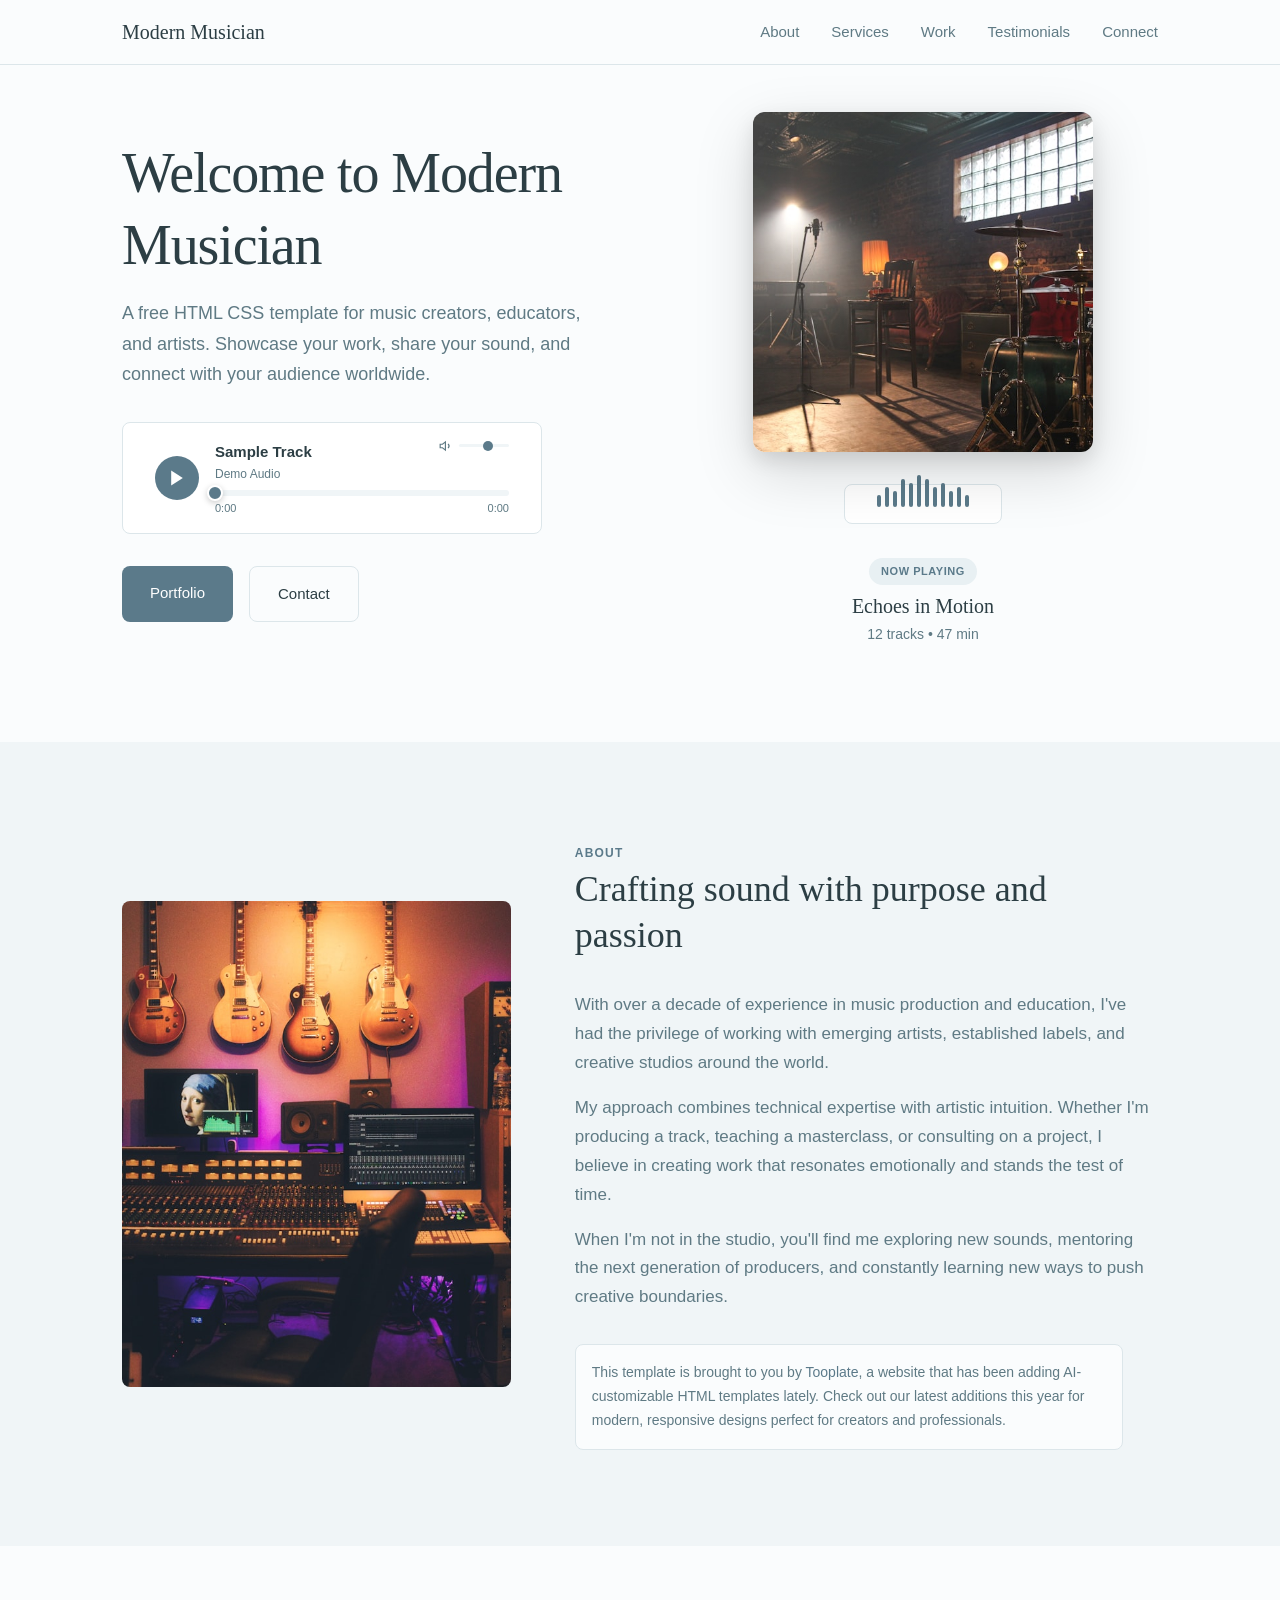
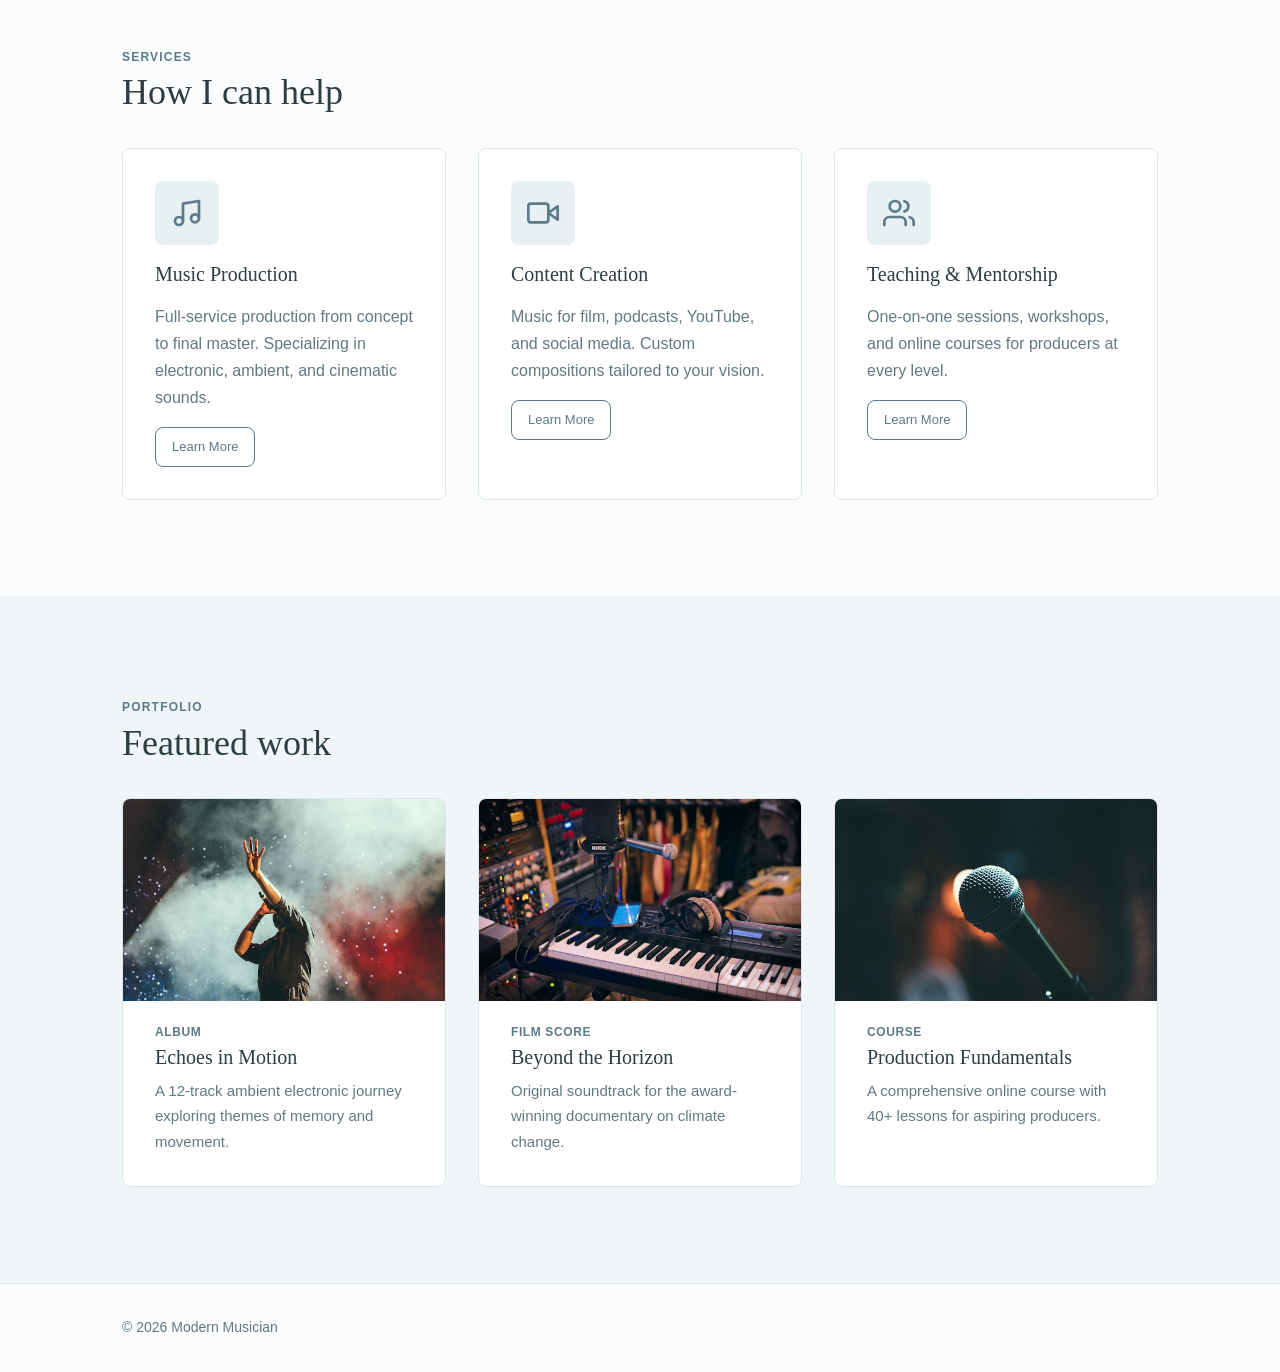
<file: Modern_musician/index.html>
<!DOCTYPE html>
<html lang="en">

<head>
    <meta charset="UTF-8">
    <meta name="viewport" content="width=device-width, initial-scale=1.0">
    <meta name="description" content="Personal brand website for music creators, teachers, and freelancers">
    <title>Modern</title>
    <link rel="stylesheet" href="musician-style.css">
</head>

<body>
    <!-- Header -->
    <header class="header">
        <div class="container header-inner">
            <a href="#" class="logo">Modern Musician</a>
            <button class="nav-toggle" aria-label="Toggle navigation" aria-expanded="false">
                <span></span>
                <span></span>
                <span></span>
            </button>
            <nav class="nav" id="nav">
                <ul class="nav-list">
                    <li><a href="#about" class="nav-link">About</a></li>
                    <li><a href="#services" class="nav-link">Services</a></li>
                    <li><a href="#work" class="nav-link">Work</a></li>
                    <li><a href="#testimonials" class="nav-link">Testimonials</a></li>
                    <li><a href="#contact" class="nav-link">Connect</a></li>
                </ul>
            </nav>
        </div>
    </header>

    <!-- Hero Section -->
    <section class="hero" id="hero">
        <div class="container">
            <div class="hero-grid">
                <div class="hero-content">
                    <h1>Welcome to Modern Musician</h1>
                    <p class="hero-description">A free HTML CSS template for music creators, educators, and artists.
                        Showcase your work, share your sound, and connect with your audience worldwide.</p>

                    <!-- Audio Player -->
                    <div class="audio-player" id="audioPlayer">
                        <button class="audio-play-btn" id="playBtn" aria-label="Play">
                            <svg class="icon-play" width="20" height="20" viewBox="0 0 24 24" fill="currentColor">
                                <polygon points="5 3 19 12 5 21 5 3" />
                            </svg>
                            <svg class="icon-pause" width="20" height="20" viewBox="0 0 24 24" fill="currentColor"
                                style="display: none;">
                                <rect x="6" y="4" width="4" height="16" />
                                <rect x="14" y="4" width="4" height="16" />
                            </svg>
                        </button>
                        <div class="audio-info">
                            <div class="audio-track-row">
                                <div class="audio-track-info">
                                    <span class="audio-title">Sample Track</span>
                                    <span class="audio-artist">Demo Audio</span>
                                </div>
                                <div class="volume-control">
                                    <svg class="volume-icon" width="14" height="14" viewBox="0 0 24 24" fill="none"
                                        stroke="currentColor" stroke-width="2">
                                        <polygon points="11 5 6 9 2 9 2 15 6 15 11 19 11 5" />
                                        <path d="M15.54 8.46a5 5 0 0 1 0 7.07" />
                                    </svg>
                                    <input type="range" id="volumeSlider" class="volume-slider" min="0" max="100"
                                        value="60">
                                </div>
                            </div>
                            <div class="audio-progress-wrap">
                                <div class="audio-progress-bar" id="progressBar">
                                    <div class="audio-progress-bg"></div>
                                    <div class="audio-progress" id="progress"></div>
                                    <div class="audio-progress-handle" id="progressHandle"></div>
                                </div>
                                <div class="audio-time">
                                    <span id="currentTime">0:00</span>
                                    <span id="duration">0:00</span>
                                </div>
                            </div>
                        </div>
                        <audio id="audio" preload="auto">
                            <source
                                src="https://upload.wikimedia.org/wikipedia/commons/6/6e/Micronesia_National_Anthem.ogg"
                                type="audio/ogg">
                            <!-- Replace with your own audio file: <source src="your-track.mp3" type="audio/mpeg"> -->
                        </audio>
                    </div>

                    <div class="btn-group">
                        <a href="#work" class="btn btn-primary">Portfolio</a>
                        <a href="#contact" class="btn btn-secondary">Contact</a>
                    </div>
                </div>

                <!-- Hero Visual -->
                <div class="hero-visual">
                    <div class="album-showcase">
                        <div class="album-cover">
                            <img src="images/musician-image-01.jpg" alt="Echoes in Motion album cover">
                            <div class="album-reflection"></div>
                        </div>
                        <div class="audio-visualizer" id="visualizer">
                            <span class="bar"></span>
                            <span class="bar"></span>
                            <span class="bar"></span>
                            <span class="bar"></span>
                            <span class="bar"></span>
                            <span class="bar"></span>
                            <span class="bar"></span>
                            <span class="bar"></span>
                            <span class="bar"></span>
                            <span class="bar"></span>
                            <span class="bar"></span>
                            <span class="bar"></span>
                        </div>
                        <div class="album-info-card">
                            <span class="album-badge">Now Playing</span>
                            <h3>Echoes in Motion</h3>
                            <p>12 tracks • 47 min</p>
                        </div>
                    </div>
                </div>
            </div>
        </div>
    </section>

    <!-- About Section -->
    <section class="about" id="about">
        <div class="container">
            <div class="about-grid">
                <div class="about-image">
                    <!-- Replace with your image -->
                    <img src="images/musician-image-02.jpg" alt="Modern Musician portrait">
                </div>
                <div class="about-text">
                    <span class="section-label">About</span>
                    <h2>Crafting sound with purpose and passion</h2>
                    <p>With over a decade of experience in music production and education, I've had the privilege of
                        working with emerging artists, established labels, and creative studios around the world.</p>
                    <p>My approach combines technical expertise with artistic intuition. Whether I'm producing a track,
                        teaching a masterclass, or consulting on a project, I believe in creating work that resonates
                        emotionally and stands the test of time.</p>
                    <p>When I'm not in the studio, you'll find me exploring new sounds, mentoring the next generation of
                        producers, and constantly learning new ways to push creative boundaries.</p>
                    <p class="about-note">This template is brought to you by <a href="about-tooplate.html">Tooplate</a>,
                        a website that has been adding AI-customizable HTML templates lately. Check out our latest
                        additions this year for modern, responsive designs perfect for creators and professionals.</p>
                </div>
            </div>
        </div>
    </section>

    <!-- Services Section -->
    <section class="services" id="services">
        <div class="container">
            <span class="section-label">Services</span>
            <h2>How I can help</h2>
            <div class="services-grid">
                <article class="service-card">
                    <div class="service-icon">
                        <svg width="24" height="24" viewBox="0 0 24 24" fill="none" stroke="currentColor"
                            stroke-width="2" stroke-linecap="round" stroke-linejoin="round">
                            <path d="M9 18V5l12-2v13" />
                            <circle cx="6" cy="18" r="3" />
                            <circle cx="18" cy="16" r="3" />
                        </svg>
                    </div>
                    <h3>Music Production</h3>
                    <p>Full-service production from concept to final master. Specializing in electronic, ambient, and
                        cinematic sounds.</p>
                    <a href="#" class="btn-small">Learn More</a>
                </article>
                <article class="service-card">
                    <div class="service-icon">
                        <svg width="24" height="24" viewBox="0 0 24 24" fill="none" stroke="currentColor"
                            stroke-width="2" stroke-linecap="round" stroke-linejoin="round">
                            <polygon points="23 7 16 12 23 17 23 7" />
                            <rect x="1" y="5" width="15" height="14" rx="2" ry="2" />
                        </svg>
                    </div>
                    <h3>Content Creation</h3>
                    <p>Music for film, podcasts, YouTube, and social media. Custom compositions tailored to your vision.
                    </p>
                    <a href="#" class="btn-small">Learn More</a>
                </article>
                <article class="service-card">
                    <div class="service-icon">
                        <svg width="24" height="24" viewBox="0 0 24 24" fill="none" stroke="currentColor"
                            stroke-width="2" stroke-linecap="round" stroke-linejoin="round">
                            <path d="M17 21v-2a4 4 0 0 0-4-4H5a4 4 0 0 0-4 4v2" />
                            <circle cx="9" cy="7" r="4" />
                            <path d="M23 21v-2a4 4 0 0 0-3-3.87" />
                            <path d="M16 3.13a4 4 0 0 1 0 7.75" />
                        </svg>
                    </div>
                    <h3>Teaching & Mentorship</h3>
                    <p>One-on-one sessions, workshops, and online courses for producers at every level.</p>
                    <a href="#" class="btn-small">Learn More</a>
                </article>
            </div>
        </div>
    </section>

    <!-- Featured Work Section -->
    <section class="work" id="work">
        <div class="container">
            <span class="section-label">Portfolio</span>
            <h2>Featured work</h2>
            <div class="work-grid">
                <article class="work-card">
                    <div class="work-image">
                        <img src="images/musician-image-03.jpg" alt="Echoes album artwork">
                    </div>
                    <div class="work-info">
                        <span class="work-category">Album</span>
                        <h3>Echoes in Motion</h3>
                        <p>A 12-track ambient electronic journey exploring themes of memory and movement.</p>
                    </div>
                </article>
                <article class="work-card">
                    <div class="work-image">
                        <img src="images/musician-image-04.jpg" alt="Documentary film still">
                    </div>
                    <div class="work-info">
                        <span class="work-category">Film Score</span>
                        <h3>Beyond the Horizon</h3>
                        <p>Original soundtrack for the award-winning documentary on climate change.</p>
                    </div>
                </article>
                <article class="work-card">
                    <div class="work-image">
                        <img src="images/musician-image-05.jpg" alt="Online course preview">
                    </div>
                    <div class="work-info">
                        <span class="work-category">Course</span>
                        <h3>Production Fundamentals</h3>
                        <p>A comprehensive online course with 40+ lessons for aspiring producers.</p>
                    </div>
                </article>
            </div>
        </div>
    </section>

   
    <!-- Footer -->
    <footer class="footer">
        <div class="container footer-content">
            <p class="footer-copyright">© 2026 Modern Musician</p>
        </div>
    </footer>

    <!-- JavaScript for navigation and audio player -->
    <script src="musician-script.js"></script>
</body>

</html>
</file>
<file: Modern_musician/musician-style.css>
@charset "utf-8";
:root {
	/* Colors */
	--color-primary: #5b7a8a;
	--color-primary-light: #e8f0f3;
	--color-primary-dark: #3d5561;
	--color-text: #2c3e44;
	--color-text-light: #5f7a84;
	--color-bg: #fafcfd;
	--color-bg-alt: #f0f5f7;
	--color-white: #ffffff;
	--color-border: #dce6ea;

	/* Typography */
	--font-main: -apple-system, BlinkMacSystemFont, "Segoe UI", Roboto, "Helvetica Neue", Arial, sans-serif;
	--font-heading: "Georgia", "Times New Roman", serif;

	/* Spacing */
	--space-xs: 0.5rem;
	--space-sm: 1rem;
	--space-md: 2rem;
	--space-lg: 4rem;
	--space-xl: 6rem;

	/* Layout */
	--max-width: 1100px;
	--border-radius: 8px;
}

/* ===========================================
           Reset & Base Styles
           =========================================== */
*,
*::before,
*::after {
	box-sizing: border-box;
	margin: 0;
	padding: 0;
}

html {
	scroll-behavior: smooth;
}

body {
	font-family: var(--font-main);
	font-size: 1rem;
	line-height: 1.7;
	color: var(--color-text);
	background-color: var(--color-bg);
}

img {
	max-width: 100%;
	height: auto;
	display: block;
}

a {
	color: var(--color-primary);
	text-decoration: none;
	transition: color 0.2s ease;
}

a:hover {
	color: var(--color-primary-dark);
}

/* ===========================================
           Typography
           =========================================== */
h1,
h2,
h3,
h4 {
	font-family: var(--font-heading);
	font-weight: 400;
	line-height: 1.3;
	color: var(--color-text);
}

h1 {
	font-size: clamp(2.5rem, 5vw, 3.5rem);
	letter-spacing: -0.02em;
}

h2 {
	font-size: clamp(1.75rem, 3vw, 2.25rem);
	margin-bottom: var(--space-md);
}

h3 {
	font-size: 1.25rem;
	margin-bottom: var(--space-sm);
}

p {
	margin-bottom: var(--space-sm);
}

/* ===========================================
           Layout Components
           =========================================== */
.container {
	width: 100%;
	max-width: var(--max-width);
	margin: 0 auto;
	padding: 0 var(--space-md);
}

section {
	padding: var(--space-xl) 0;
}

.section-label {
	font-family: var(--font-main);
	font-size: 0.75rem;
	font-weight: 600;
	letter-spacing: 0.1em;
	text-transform: uppercase;
	color: var(--color-primary);
	margin-bottom: var(--space-xs);
}

/* ===========================================
           Buttons
           =========================================== */
.btn {
	display: inline-block;
	padding: 0.875rem 1.75rem;
	font-family: var(--font-main);
	font-size: 0.9375rem;
	font-weight: 500;
	text-align: center;
	border: none;
	border-radius: var(--border-radius);
	cursor: pointer;
	transition: all 0.2s ease;
}

.btn-primary {
	background-color: var(--color-primary);
	color: var(--color-white);
}

.btn-primary:hover {
	background-color: var(--color-primary-dark);
	color: var(--color-white);
}

.btn-secondary {
	background-color: transparent;
	color: var(--color-text);
	border: 1px solid var(--color-border);
}

.btn-secondary:hover {
	background-color: var(--color-bg-alt);
	border-color: var(--color-text-light);
	color: var(--color-text);
}

.btn-group {
	display: flex;
	flex-wrap: wrap;
	gap: var(--space-sm);
}

/* ===========================================
           Header & Navigation
           =========================================== */
.header {
	position: fixed;
	top: 0;
	left: 0;
	right: 0;
	background-color: rgba(250, 252, 253, 0.95);
	backdrop-filter: blur(8px);
	z-index: 100;
	border-bottom: 1px solid var(--color-border);
}

.header-inner {
	display: flex;
	align-items: center;
	justify-content: space-between;
	height: 4rem;
}

.logo {
	font-family: var(--font-heading);
	font-size: 1.25rem;
	color: var(--color-text);
}

.nav-list {
	display: flex;
	gap: var(--space-md);
	list-style: none;
}

.nav-link {
	font-size: 0.9375rem;
	color: var(--color-text-light);
}

.nav-link:hover {
	color: var(--color-text);
}

.nav-toggle {
	display: none;
	background: none;
	border: none;
	cursor: pointer;
	padding: var(--space-xs);
}

.nav-toggle span {
	display: block;
	width: 24px;
	height: 2px;
	background-color: var(--color-text);
	margin: 5px 0;
	transition: 0.2s;
}

/* ===========================================
           Hero Section
           =========================================== */
.hero {
	display: flex;
	align-items: center;
	padding-top: 7rem;
	padding-bottom: var(--space-xl);
	background-color: var(--color-bg);
}

.hero-grid {
	display: grid;
	grid-template-columns: 1fr;
	gap: var(--space-lg);
	align-items: center;
}

.hero-content {
	max-width: 540px;
}

.hero-tagline {
	font-size: 1.125rem;
	color: var(--color-text-light);
	margin-bottom: var(--space-xs);
}

.hero h1 {
	margin-bottom: var(--space-sm);
}

.hero-description {
	font-size: 1.125rem;
	color: var(--color-text-light);
	margin-bottom: var(--space-md);
}

/* Hero Visual / Album Showcase */
.hero-visual {
	display: flex;
	justify-content: center;
	align-items: center;
}

.album-showcase {
	position: relative;
	display: flex;
	flex-direction: column;
	align-items: center;
	gap: var(--space-md);
}

.album-cover {
	position: relative;
	width: 280px;
	height: 280px;
	border-radius: 12px;
	overflow: hidden;
	box-shadow:
		0 20px 60px rgba(0, 0, 0, 0.15),
		0 8px 20px rgba(0, 0, 0, 0.1);
}

.album-cover img {
	width: 100%;
	height: 100%;
	object-fit: cover;
}

.album-reflection {
	position: absolute;
	inset: 0;
	background: linear-gradient(135deg,
			rgba(255, 255, 255, 0.2) 0%,
			rgba(255, 255, 255, 0) 50%);
	pointer-events: none;
}

.audio-visualizer {
	display: flex;
	align-items: flex-end;
	justify-content: center;
	gap: 4px;
	height: 40px;
	padding: var(--space-sm) var(--space-md);
	background-color: var(--color-white);
	border-radius: var(--border-radius);
	border: 1px solid var(--color-border);
}

.audio-visualizer .bar {
	width: 4px;
	background-color: var(--color-primary);
	border-radius: 2px;
	height: 8px;
	transition: height 0.1s ease;
}

.audio-visualizer.playing .bar {
	animation: visualizer 0.5s ease-in-out infinite alternate;
}

.audio-visualizer .bar:nth-child(1) {
	height: 12px;
	animation-delay: 0s;
}

.audio-visualizer .bar:nth-child(2) {
	height: 20px;
	animation-delay: 0.1s;
}

.audio-visualizer .bar:nth-child(3) {
	height: 16px;
	animation-delay: 0.15s;
}

.audio-visualizer .bar:nth-child(4) {
	height: 28px;
	animation-delay: 0.2s;
}

.audio-visualizer .bar:nth-child(5) {
	height: 24px;
	animation-delay: 0.05s;
}

.audio-visualizer .bar:nth-child(6) {
	height: 32px;
	animation-delay: 0.25s;
}

.audio-visualizer .bar:nth-child(7) {
	height: 28px;
	animation-delay: 0.1s;
}

.audio-visualizer .bar:nth-child(8) {
	height: 20px;
	animation-delay: 0.3s;
}

.audio-visualizer .bar:nth-child(9) {
	height: 24px;
	animation-delay: 0.15s;
}

.audio-visualizer .bar:nth-child(10) {
	height: 16px;
	animation-delay: 0.2s;
}

.audio-visualizer .bar:nth-child(11) {
	height: 20px;
	animation-delay: 0.05s;
}

.audio-visualizer .bar:nth-child(12) {
	height: 12px;
	animation-delay: 0.25s;
}

@keyframes visualizer {
	0% {
		transform: scaleY(0.3);
	}

	100% {
		transform: scaleY(1);
	}
}

.album-info-card {
	text-align: center;
}

.album-badge {
	display: inline-block;
	padding: 4px 12px;
	font-size: 0.6875rem;
	font-weight: 600;
	letter-spacing: 0.05em;
	text-transform: uppercase;
	color: var(--color-primary);
	background-color: var(--color-primary-light);
	border-radius: 20px;
	margin-bottom: var(--space-xs);
}

.album-info-card h3 {
	font-family: var(--font-heading);
	font-size: 1.25rem;
	margin-bottom: 4px;
}

.album-info-card p {
	font-size: 0.875rem;
	color: var(--color-text-light);
	margin-bottom: 0;
}

@media (min-width: 900px) {
	.hero-grid {
		grid-template-columns: 1fr 1fr;
		gap: var(--space-xl);
	}

	.album-cover {
		width: 340px;
		height: 340px;
	}
}

.hero-description {
	font-size: 1.125rem;
	color: var(--color-text-light);
	margin-bottom: var(--space-md);
	max-width: 480px;
}

/* ===========================================
           Audio Player
           =========================================== */
.audio-player {
	display: flex;
	align-items: center;
	gap: var(--space-sm);
	padding: var(--space-sm) var(--space-md);
	background-color: var(--color-white);
	border: 1px solid var(--color-border);
	border-radius: var(--border-radius);
	margin-bottom: var(--space-md);
	max-width: 420px;
	user-select: none;
}

.audio-play-btn {
	width: 44px;
	height: 44px;
	min-width: 44px;
	display: flex;
	align-items: center;
	justify-content: center;
	background-color: var(--color-primary);
	color: var(--color-white);
	border: none;
	border-radius: 50%;
	cursor: pointer;
	transition: background-color 0.2s ease, transform 0.1s ease;
}

.audio-play-btn:hover {
	background-color: var(--color-primary-dark);
}

.audio-play-btn:active {
	transform: scale(0.95);
}

.audio-info {
	flex: 1;
	min-width: 0;
}

.audio-track-row {
	display: flex;
	align-items: flex-start;
	justify-content: space-between;
	gap: var(--space-sm);
	margin-bottom: 8px;
}

.audio-track-info {
	display: flex;
	flex-direction: column;
}

.audio-title {
	font-size: 0.9375rem;
	font-weight: 600;
	color: var(--color-text);
	white-space: nowrap;
	overflow: hidden;
	text-overflow: ellipsis;
}

.audio-artist {
	font-size: 0.75rem;
	color: var(--color-text-light);
}

.audio-progress-wrap {
	display: flex;
	flex-direction: column;
	gap: 6px;
}

.audio-progress-bar {
	position: relative;
	height: 6px;
	cursor: pointer;
	padding: 8px 0;
	margin: -8px 0;
}

.audio-progress-bg {
	position: absolute;
	top: 50%;
	left: 0;
	right: 0;
	height: 6px;
	transform: translateY(-50%);
	background-color: var(--color-bg-alt);
	border-radius: 3px;
}

.audio-progress {
	position: absolute;
	top: 50%;
	left: 0;
	height: 6px;
	width: 0%;
	transform: translateY(-50%);
	background-color: var(--color-primary);
	border-radius: 3px;
	pointer-events: none;
}

.audio-progress-handle {
	position: absolute;
	top: 50%;
	left: 0%;
	width: 16px;
	height: 16px;
	background-color: var(--color-primary);
	border: 2px solid var(--color-white);
	border-radius: 50%;
	transform: translate(-50%, -50%);
	box-shadow: 0 2px 6px rgba(0, 0, 0, 0.2);
	cursor: grab;
	transition: transform 0.1s ease;
}

.audio-progress-handle:hover,
.audio-progress-handle.dragging {
	transform: translate(-50%, -50%) scale(1.2);
}

.audio-progress-handle.dragging {
	cursor: grabbing;
}

.audio-time {
	display: flex;
	justify-content: space-between;
	font-size: 0.6875rem;
	color: var(--color-text-light);
	font-variant-numeric: tabular-nums;
}

/* Volume Control */
.volume-control {
	display: none;
	align-items: center;
	gap: 6px;
}

.volume-icon {
	color: var(--color-text-light);
	flex-shrink: 0;
}

.volume-slider {
	-webkit-appearance: none;
	appearance: none;
	width: 50px;
	height: 3px;
	background: var(--color-bg-alt);
	border-radius: 2px;
	outline: none;
	cursor: pointer;
}

.volume-slider::-webkit-slider-thumb {
	-webkit-appearance: none;
	appearance: none;
	width: 10px;
	height: 10px;
	background: var(--color-primary);
	border-radius: 50%;
	cursor: pointer;
	transition: transform 0.1s ease;
}

.volume-slider::-webkit-slider-thumb:hover {
	transform: scale(1.2);
}

.volume-slider::-moz-range-thumb {
	width: 10px;
	height: 10px;
	background: var(--color-primary);
	border: none;
	border-radius: 50%;
	cursor: pointer;
}

@media (min-width: 400px) {
	.volume-control {
		display: flex;
	}
}

/* ===========================================
           About Section
           =========================================== */
.about {
	background-color: var(--color-bg-alt);
}


.about-grid {
	display: grid;
	grid-template-columns: 1fr;
	gap: var(--space-lg);
	align-items: center;
}

.about-image {
	aspect-ratio: 4 / 5;
	background-color: var(--color-border);
	border-radius: var(--border-radius);
	overflow: hidden;
	max-width: 280px;
}

.about-image img {
	width: 100%;
	height: 100%;
	object-fit: cover;
}

@media (min-width: 768px) {
	.about-image {
		max-width: none;
	}
}

.about-text p {
	color: var(--color-text-light);
	font-size: 1.0625rem;
}

.about-text p:last-child {
	margin-bottom: 0;
}

.about-text p.about-note {
	font-size: 0.875rem;
	color: var(--color-text-light);
	margin-top: var(--space-md);
	padding: var(--space-sm);
	background-color: var(--color-bg);
	border: 1px solid var(--color-border);
	border-radius: var(--border-radius);
	width: 94%;
}

/* ===========================================
           Services Section
           =========================================== */
.services-grid {
	display: grid;
	grid-template-columns: 1fr;
	gap: var(--space-md);
}

.service-card {
	padding: var(--space-md);
	background-color: var(--color-white);
	border: 1px solid var(--color-border);
	border-radius: var(--border-radius);
	transition: border-color 0.2s ease;
}

.service-card:hover {
	border-color: var(--color-primary);
}

.service-icon {
	width: 64px;
	height: 64px;
	display: flex;
	align-items: center;
	justify-content: center;
	background-color: var(--color-primary-light);
	border-radius: var(--border-radius);
	margin-bottom: var(--space-sm);
	color: var(--color-primary);
}

.service-icon svg {
	width: 32px;
	height: 32px;
}

.service-card p {
	color: var(--color-text-light);
	margin-bottom: var(--space-sm);
}

.btn-small {
	display: inline-block;
	padding: 0.5rem 1rem;
	font-size: 0.8125rem;
	font-weight: 500;
	color: var(--color-primary);
	background-color: transparent;
	border: 1px solid var(--color-primary);
	border-radius: var(--border-radius);
	transition: all 0.2s ease;
}

.btn-small:hover {
	background-color: var(--color-primary);
	color: var(--color-white);
}

/* ===========================================
           Featured Work Section
           =========================================== */
.work {
	background-color: var(--color-bg-alt);
}

.work-grid {
	display: grid;
	grid-template-columns: 1fr;
	gap: var(--space-md);
}

.work-card {
	background-color: var(--color-white);
	border-radius: var(--border-radius);
	overflow: hidden;
	border: 1px solid var(--color-border);
	transition: transform 0.2s ease, box-shadow 0.2s ease;
}

.work-card:hover {
	transform: translateY(-4px);
	box-shadow: 0 12px 32px rgba(0, 0, 0, 0.08);
}

.work-image {
	aspect-ratio: 16 / 10;
	background-color: var(--color-border);
	overflow: hidden;
}

.work-image img {
	width: 100%;
	height: 100%;
	object-fit: cover;
}

.work-info {
	padding: var(--space-sm) var(--space-md) var(--space-md);
}

.work-category {
	font-size: 0.75rem;
	font-weight: 600;
	letter-spacing: 0.05em;
	text-transform: uppercase;
	color: var(--color-primary);
	margin-bottom: var(--space-xs);
}

.work-info h3 {
	margin-bottom: var(--space-xs);
}

.work-info p {
	color: var(--color-text-light);
	font-size: 0.9375rem;
	margin-bottom: 0;
}
/* ===========================================
           Footer
           =========================================== */
.footer {
	padding: var(--space-md) 0;
	background-color: var(--color-bg);
	border-top: 1px solid var(--color-border);
}

.footer-content {
	display: flex;
	align-items: center;
	justify-content: space-between;
	flex-wrap: wrap;
	gap: var(--space-sm);
}

.footer-copyright {
	font-size: 0.875rem;
	color: var(--color-text-light);
	margin: 0;
}

.footer-credit {
	font-size: 0.875rem;
	color: var(--color-text-light);
}

.footer-credit:hover {
	color: var(--color-primary);
}

/* ===========================================
           Responsive Design
           =========================================== */
@media (min-width: 640px) {
	.services-grid {
		grid-template-columns: repeat(2, 1fr);
	}

	.work-grid {
		grid-template-columns: repeat(2, 1fr);
	}
}

@media (min-width: 768px) {
	.about-grid {
		grid-template-columns: 1fr 1.5fr;
	}

	.services-grid {
		grid-template-columns: repeat(3, 1fr);
	}

	.work-grid {
		grid-template-columns: repeat(3, 1fr);
	}
	.testimonials-grid {
		grid-template-columns: repeat(2, 1fr);
	}
}

@media (max-width: 767px) {
	.nav {
		position: fixed;
		top: 4rem;
		left: 0;
		right: 0;
		background-color: var(--color-bg);
		border-bottom: 1px solid var(--color-border);
		padding: var(--space-md);
		transform: translateY(-100%);
		opacity: 0;
		visibility: hidden;
		transition: all 0.3s ease;
		overflow-y: auto;
		max-height: calc(100vh - 4rem);
		max-height: calc(100dvh - 4rem);
	}

	.nav.active {
		transform: translateY(0);
		opacity: 1;
		visibility: visible;
	}

	.nav-list {
		flex-direction: column;
		gap: var(--space-sm);
	}

	.nav-toggle {
		display: block;
	}
}
</file>
